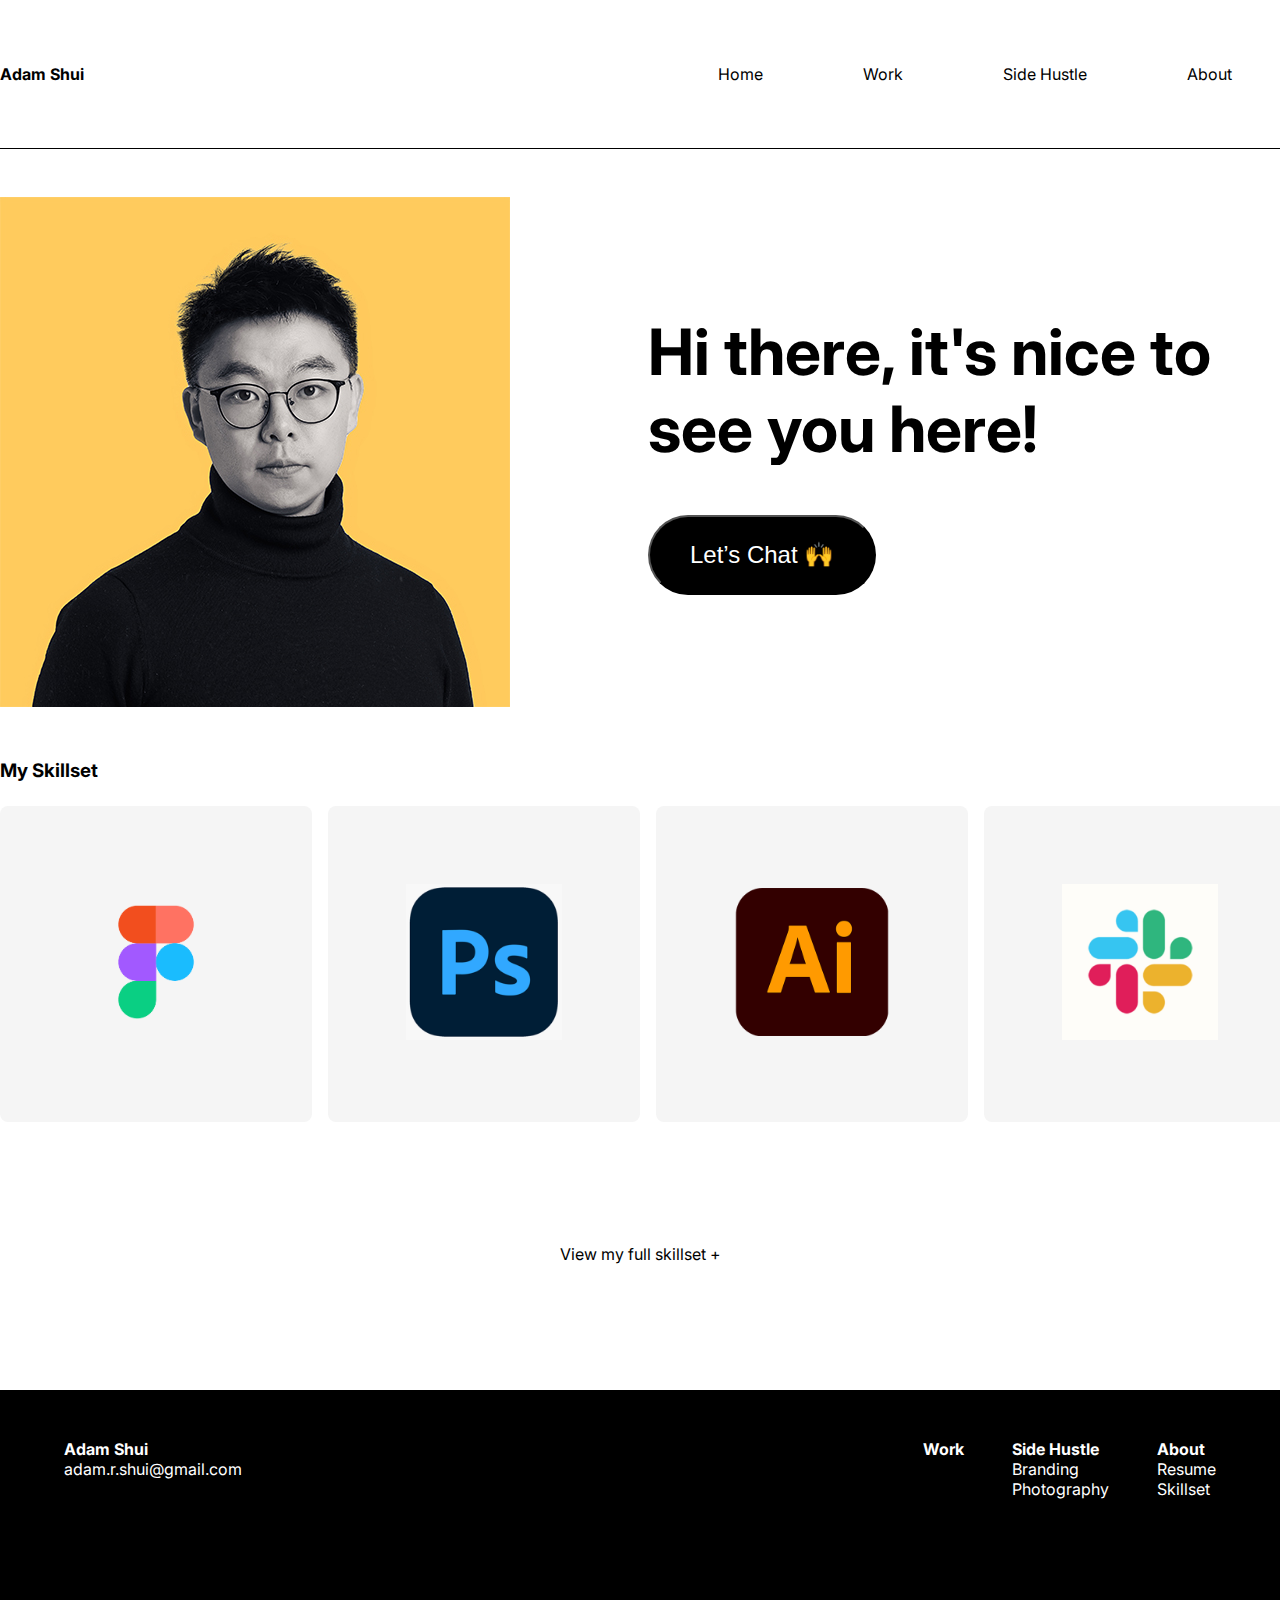
<file: about.html>
<!DOCTYPE html>
<!--[if lt IE 7]>      <html class="no-js lt-ie9 lt-ie8 lt-ie7"> <![endif]-->
<!--[if IE 7]>         <html class="no-js lt-ie9 lt-ie8"> <![endif]-->
<!--[if IE 8]>         <html class="no-js lt-ie9"> <![endif]-->
<!--[if gt IE 8]>      <html class="no-js"> <![endif]-->
<html>

<head>
    <meta charset="utf-8">
    <meta http-equiv="X-UA-Compatible" content="IE=edge">
    <title></title>
    <meta name="description" content="">
    <meta name="viewport" content="width=device-width, initial-scale=1">
    <link rel="preconnect" href="https://fonts.googleapis.com">
    <link rel="preconnect" href="https://fonts.gstatic.com" crossorigin>
    <link href="https://fonts.googleapis.com/css2?family=Inter:wght@200;400;700&display=swap" rel="stylesheet">
    <link rel="stylesheet" href="css\styles.css">
</head>

<body>
    <!--[if lt IE 7]>
            <p class="browsehappy">You are using an <strong>outdated</strong> browser. Please <a href="#">upgrade your browser</a> to improve your experience.</p>
        <![endif]-->

    <!-- Navigation -->
    <header>
        <a href="index.html" class="logo">
            <h6>Adam Shui</h6>
        </a>
        <nav>
            <ul class="nav-links">
                <li><a href="index.html">Home</a></li>
                <li><a href="#">Work</a></li>
                <li><a href="#">Side Hustle</a></li>
                <li><a href="#">About</a></li>
            </ul>
        </nav>
    </header>


    <!-- Skillset -->
    <section class="aboutMe">
        <div class="personalInfo sm-space">
            <div class="itme-1"><img src="images\Personal photo.jpg" alt="figma"></div>
            <div class="item-2">
                <div class="contactMe">
                    <h1 class="sm-space">Hi there, it's nice to see you here!</h1>
                    <div class="buttons">
                        <button class="right">Let’s Chat 🙌</button>
                    </div>
                </div>

            </div>
        </div>
    </section>

    <section class="skillset">
        <h3 class="xs-space">My Skillset</h3>
        <div class="skill md-space">
            <div class="logo"><img src="images\logo\Figma.png" alt="figma"></div>
            <div class="logo"><img src="images\logo\PS.png" alt="CC"></div>
            <div class="logo"><img src="images\logo\AI.png" alt="CC"></div>
            <div class="logo"><img src="images\logo\Slack.jpg" alt="slack"></div>
        </div>
        <div class="skill-links align-center">
            <a href="#" class="small-links">View my full skillset +</a>
        </div>
    </section>

    <!-- footer -->
    <footer>
        <div class="col-1">
            <h4>Adam Shui</h4>
            <p>adam.r.shui@gmail.com</p>
        </div>

        <div class="col-container">
            <div class="col-2 md-space">
                <h4>Work</h4>
            </div>

            <div class="col-3 md-space">
                <h4>Side Hustle</h4>
                <p>Branding</p>
                <p>Photography</p>
            </div>

            <div class="col-4 md-space">
                <h4>About</h4>
                <p>Resume</p>
                <p>Skillset</p>
            </div>
        </div>


    </footer>


    <script src="" async defer></script>
</body>

</html>
</file>
